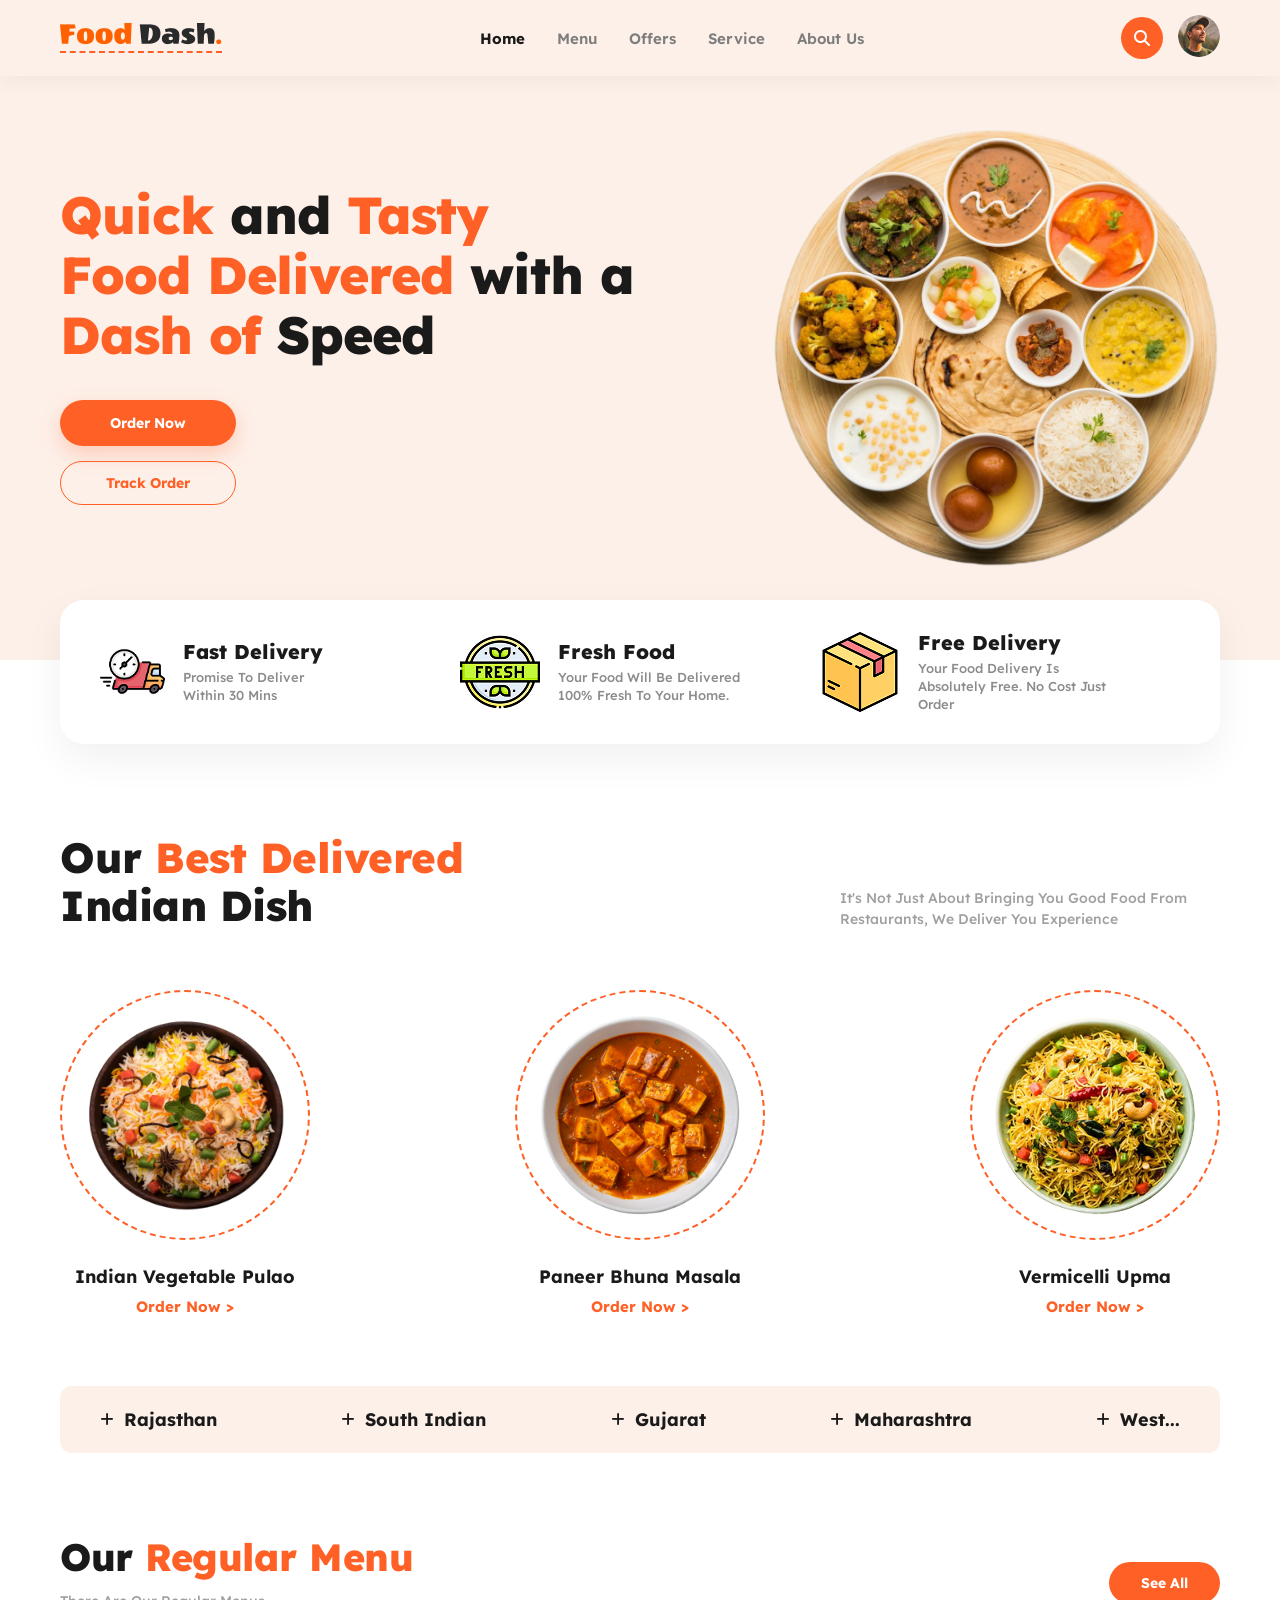
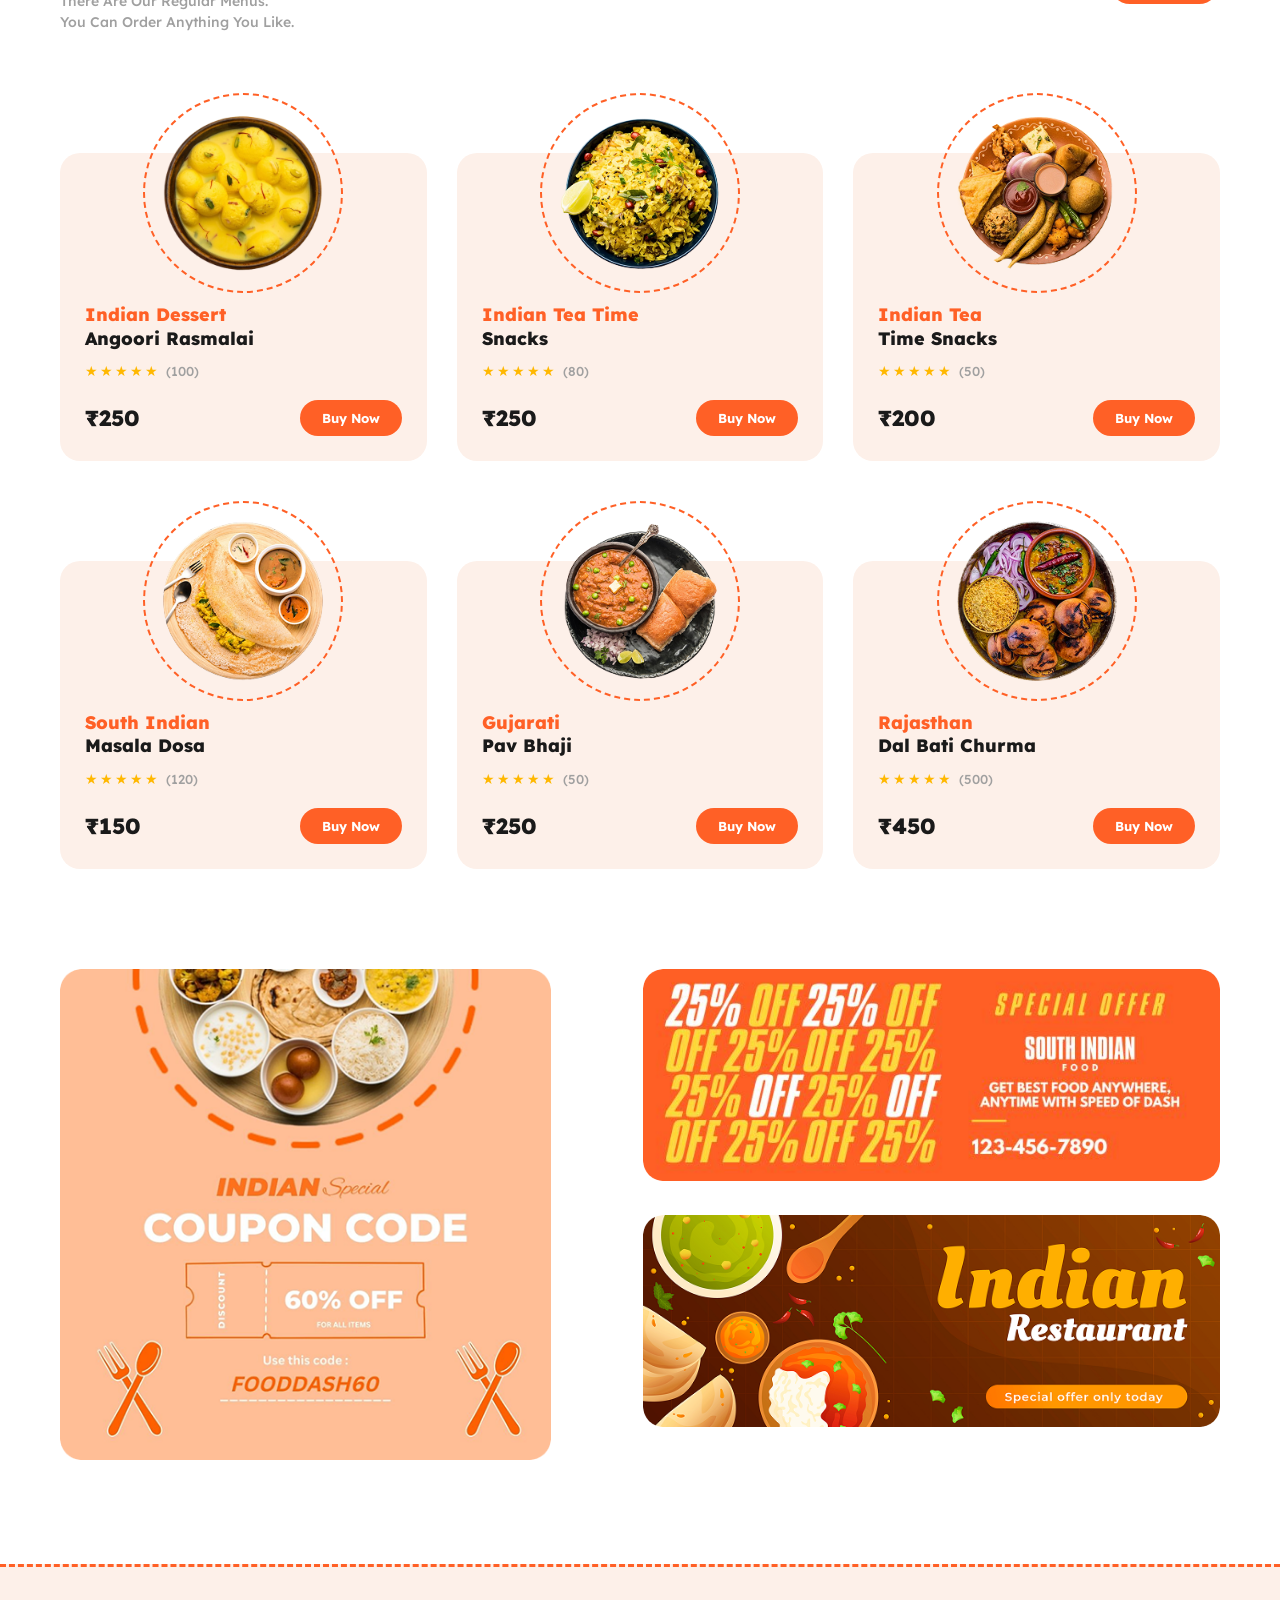
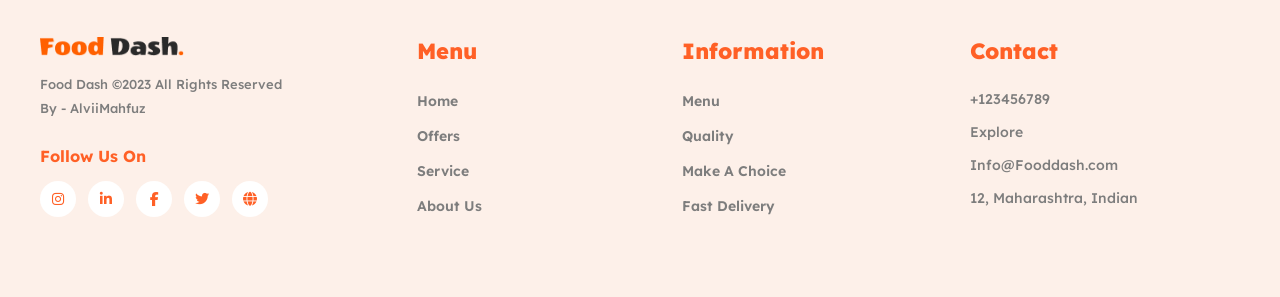
<file: index.html>
<!DOCTYPE html>
<html lang="en">
<head>
    <meta charset="UTF-8">
    <meta name="viewport" content="width=device-width, initial-scale=1.0">
    <title>Food Dash</title>
   <link rel="preconnect" href="https://fonts.googleapis.com">
<link rel="preconnect" href="https://fonts.gstatic.com" crossorigin>
<link href="https://fonts.googleapis.com/css2?family=Lexend:wght@100..900&family=Manrope:wght@200..800&display=swap" rel="stylesheet">

    <link rel="stylesheet" href="https://cdnjs.cloudflare.com/ajax/libs/font-awesome/6.5.1/css/all.min.css">

    <link rel="stylesheet" href="style.css">
</head>
<body>



<!-- Header section -->
    <div class="hero-top-bg">
        <!-- navbar -->
        <header class="header">
            <nav class="navbar">
                <div class="logo">
                    <a href="#"><img src="image/Food Dash..png" alt=""></a>
                    <div class="dashed-line"></div>
                </div>
                
                <ul class="nav-links">
                    <li><a href="#" class="active">Home</a></li>
                    <li><a href="./MenuPage/menu.html">Menu</a></li>
                    <li><a href="#">Offers</a></li>
                    <li><a href="#">Service</a></li>
                    <li><a href="#">About Us</a></li>
                </ul>

                <div class="nav-right">
                    <button class="search-btn"><i class="fa-solid fa-magnifying-glass"></i></button>
                    <div class="user-profile">
                        <img src="image/Ellipse 1.png" alt="User Profile">
                    </div>
                </div>
            </nav>
        </header>

<!-- Hero section -->
        <section class="hero-section">
            <div class="hero-container">
            <!-- Left -->
                <div class="hero-content">
                    <h1>
                        <span class="orange-text">Quick</span> and <span class="orange-text">Tasty</span> <br>
                        <span class="orange-text">Food Delivered</span> with a <br>
                        <span class="orange-text">Dash of</span> Speed
                    </h1>
                    
                    <div class="hero-buttons">
                        <a href="MenuPage/menu.html" class="btn-fill">Order Now</a>
                        <a href="#" class="btn-outline">Track Order</a>
                    </div>
                </div>

        <!-- right side img -->
                <div class="hero-image">
                    <img src="image/hero-image.png">
                </div>
            </div>
        </section>
    </div>





    <!-- hero delivery, dish, option -->
    <main class="main-content">

        <!-- delivery -->
        <div class="features-wrapper">
            <!-- card 1 -->
            <div class="feature-card">
                <img src="delivery/fast-delivery 1.png"  class="f-icon-img">
                <div class="f-text">
                    <h4>Fast Delivery</h4>
                    <p>Promise To Deliver<br>Within 30 Mins</p>
                </div>
            </div>

            <div class="feature-card">
                <img src="delivery/fresh (1) 1.png">
                <div class="f-text">
                    <h4>Fresh Food</h4>
                    <p>Your Food Will Be Delivered<br>100% Fresh To Your Home.</p>
                </div>
            </div>

            <div class="feature-card">
                <img src="delivery/box 1.png">
                <div class="f-text">
                    <h4>Free Delivery</h4>
                    <p>Your Food Delivery Is<br>Absolutely Free. No Cost Just<br>Order</p>
                </div>
            </div>
        </div>


    <!-- Best dish - header-->
        <section class="dish-section">
            <div class="dish-header">
                <div class="dish-title">
                    <h2>Our <span class="orange-text">Best Delivered</span></h2>
                    <h2>Indian Dish</h2>
                </div>
                <p class="dish-subtitle">
                    It's Not Just About Bringing You Good Food From Restaurants, We Deliver You Experience
                </p>
            </div>



    <!-- dish delivery -->
            <div class="dish-cards">
                <!-- Dish 1 -->
                <div class="dish-card">
                    <div class="circle-container">
                        <div class="dashed-ring"></div>
                        <img src="dish/20230716194412_[fpdl 1.png">
                    </div>
                    <h3>Indian Vegetable Pulao</h3>
                    <a href="#" class="order-link">Order Now &gt;</a>
                </div>

                <!-- Dish 2 -->
                <div class="dish-card">
                    <div class="circle-container">
                        <div class="dashed-ring"></div>
                        <img src="dish/vertical-shot-traditional-indian-paneer-butter-masala-cheese-cottage-curry-black-surface.png">
                    </div>
                    <h3>Paneer Bhuna Masala</h3>
                    <a href="#" class="order-link">Order Now &gt;</a>
                </div>

                <!-- Dish 3 -->
                <div class="dish-card">
                    <div class="circle-container">
                        <div class="dashed-ring"></div>
                        <img src="dish/20230717184503_[fpdl 1.png">
                    </div>
                    <h3>Vermicelli Upma</h3>
                    <a href="#" class="order-link">Order Now &gt;</a>
                </div>
            </div>
        </section>


    <!-- Region tabs-->
        <div class="region-bar">
            <div class="region-item"><i class="fa-solid fa-plus"></i> Rajasthan</div>
            <div class="region-item"><i class="fa-solid fa-plus"></i> South Indian</div>
            <div class="region-item"><i class="fa-solid fa-plus"></i> Gujarat</div>
            <div class="region-item"><i class="fa-solid fa-plus"></i> Maharashtra</div>
            <div class="region-item"><i class="fa-solid fa-plus"></i> West...</div>
        </div>

    </main>






    <!--  -->




    <!-- menu section -->
    <section class="menu-section">
        <!-- menu header -->
        <div class="menu-header">
            <div class="menu-title">
                <h2>Our <span class="orange-text">Regular Menu</span></h2>
                <p>There Are Our Regular Menus.<br>You Can Order Anything You Like.</p>
            </div>
            <a href="#" class="btn-see-all">See All</a>
        </div>





<!-- menu grid cards -->
        <div class="menu-grid">
            
            <!-- Card 1 -->
            <div class="menu-card">
                <div class="menu-img-wrapper">
                    <div class="dashed-ring"></div>
                    <img src="menufood/20230721142523_[fpdl 1.png">
                </div>
                <div class="menu-card-body">
                    <h3 class="food-name"><span class="orange-text">Indian Dessert</span><br>Angoori Rasmalai</h3>
                    <div class="rating">
                        <span class="stars">★★★★★</span>
                        <span class="review-count">(100)</span>
                    </div>
                    <div class="card-footer">
                        <span class="price">₹250</span>
                        <a href="#" class="btn-buy">Buy Now</a>
                    </div>
                </div>
            </div>

            <!-- Card 2 -->
            <div class="menu-card">
                <div class="menu-img-wrapper">
                    <div class="dashed-ring"></div>
                    <img src="menufood/20230720134636_[fpdl.png">
                </div>
                <div class="menu-card-body">
                    <h3 class="food-name"><span class="orange-text">Indian Tea Time</span><br>Snacks</h3>
                    <div class="rating">
                        <span class="stars">★★★★★</span>
                        <span class="review-count">(80)</span>
                    </div>
                    <div class="card-footer">
                        <span class="price">₹250</span>
                        <a href="#" class="btn-buy">Buy Now</a>
                    </div>
                </div>
            </div>

            <!-- Card 3 -->
            <div class="menu-card">
                <div class="menu-img-wrapper">
                    <div class="dashed-ring"></div>
                    <img src="menufood/20230720134751_[fpdl.png">
                </div>
                <div class="menu-card-body">
                    <h3 class="food-name"><span class="orange-text">Indian Tea</span><br>Time Snacks</h3>
                    <div class="rating">
                        <span class="stars">★★★★★</span>
                        <span class="review-count">(50)</span>
                    </div>
                    <div class="card-footer">
                        <span class="price">₹200</span>
                        <a href="#" class="btn-buy">Buy Now</a>
                    </div>
                </div>
            </div>

            <!-- Card 4 -->
            <div class="menu-card">
                <div class="menu-img-wrapper">
                    <div class="dashed-ring"></div>
                    <img src="menufood/20230720135940_[fpdl.png">
                </div>
                <div class="menu-card-body">
                    <h3 class="food-name"><span class="orange-text">South Indian</span><br>Masala Dosa</h3>
                    <div class="rating">
                        <span class="stars">★★★★★</span>
                        <span class="review-count">(120)</span>
                    </div>
                    <div class="card-footer">
                        <span class="price">₹150</span>
                        <a href="#" class="btn-buy">Buy Now</a>
                    </div>
                </div>
            </div>

            <!-- Card 5 -->
            <div class="menu-card">
                <div class="menu-img-wrapper">
                    <div class="dashed-ring"></div>
                    <img src="menufood/20230720140127_[fpdl.png">
                </div>
                <div class="menu-card-body">
                    <h3 class="food-name"><span class="orange-text">Gujarati</span><br>Pav Bhaji</h3>
                    <div class="rating">
                        <span class="stars">★★★★★</span>
                        <span class="review-count">(50)</span>
                    </div>
                    <div class="card-footer">
                        <span class="price">₹250</span>
                        <a href="#" class="btn-buy">Buy Now</a>
                    </div>
                </div>
            </div>

            <!-- Card 6 -->
            <div class="menu-card">
                <div class="menu-img-wrapper">
                    <div class="dashed-ring"></div>
                    <img src="menufood/DAL-BAATI-CHURMA.png">
                </div>
                <div class="menu-card-body">
                    <h3 class="food-name"><span class="orange-text">Rajasthan</span><br>Dal Bati Churma</h3>
                    <div class="rating">
                        <span class="stars">★★★★★</span>
                        <span class="review-count">(500)</span>
                    </div>
                    <div class="card-footer">
                        <span class="price">₹450</span>
                        <a href="#" class="btn-buy">Buy Now</a>
                    </div>
                </div>
            </div>

        </div>
    </section>
    <!--menu end -->







<!-- offer start -->
    <section class="image-offers">
        <div class="offers-wrapper">
            
            
            <div class="offer-left">
                <img src="offer/Indian 1.png">
            </div>

            

            <div class="offer-right">
                <div class="offer-top-img">
                    <img src="offer/Hendles 1.png">
                </div>
                <div class="offer-bottom-img">
                    <img src="offer/7296959 1.png">
                </div>
            </div>

        </div>
    </section>
    <!-- Offer end -->





    <!-- Footer  -->
    <footer class="footer-section">
        <div class="footer-container">
            

            <div class="footer-col">
                <img class="footer-logo" src="image/Food Dash..png" alt="">
                <p class="copyright-text">Food Dash ©2023 All Rights Reserved</p>
                <p class="creator-text">By - AlviiMahfuz</p>
                
                <h3 class="social-heading">Follow Us On</h3>
                <div class="social-icons">
                    <a href="#"><i class="fa-brands fa-instagram"></i></a>
                    <a href="#"><i class="fa-brands fa-linkedin-in"></i></a>
                    <a href="#"><i class="fa-brands fa-facebook-f"></i></a>
                    <a href="#"><i class="fa-brands fa-twitter"></i></a>
                    <a href="#"><i class="fa-solid fa-globe"></i></a>
                </div>
            </div>

            

            <div class="footer-col">
                <h3 class="footer-title">Menu</h3>
                <ul class="footer-links">
                    <li><a href="#">Home</a></li>
                    <li><a href="#">Offers</a></li>
                    <li><a href="#">Service</a></li>
                    <li><a href="#">About Us</a></li>
                </ul>
            </div>

            

            <div class="footer-col">
                <h3 class="footer-title">Information</h3>
                <ul class="footer-links">
                    <li><a href="#">Menu</a></li>
                    <li><a href="#">Quality</a></li>
                    <li><a href="#">Make A Choice</a></li>
                    <li><a href="#">Fast Delivery</a></li>
                </ul>
            </div>

            

            <div class="footer-col">
                <h3 class="footer-title">Contact</h3>
                <ul class="footer-contact-info">
                    <li>+123456789</li>
                    <li>Explore</li>
                    <li>Info@Fooddash.com</li>
                    <li>12, Maharashtra, Indian</li>
                </ul>
            </div>

        </div>
    </footer>
    <!-- Footer Section End -->

</body>
</html>
</file>
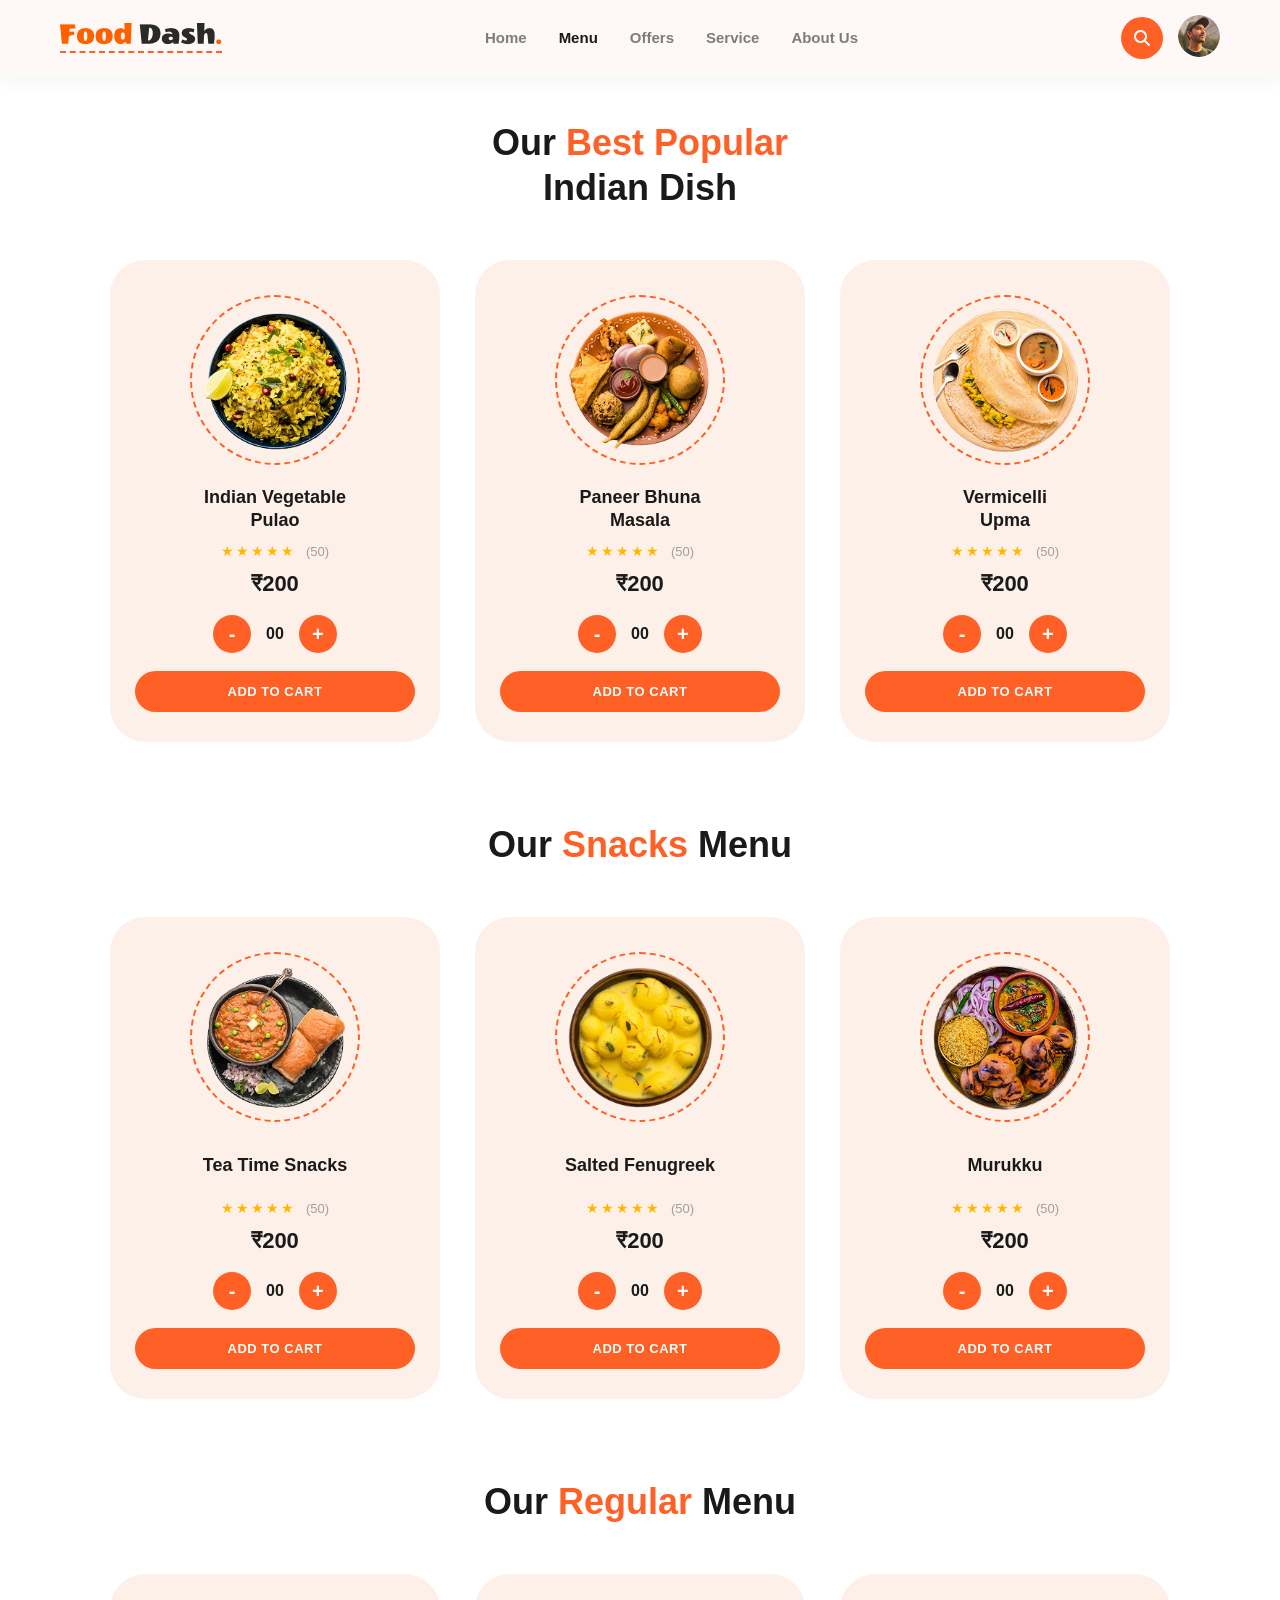
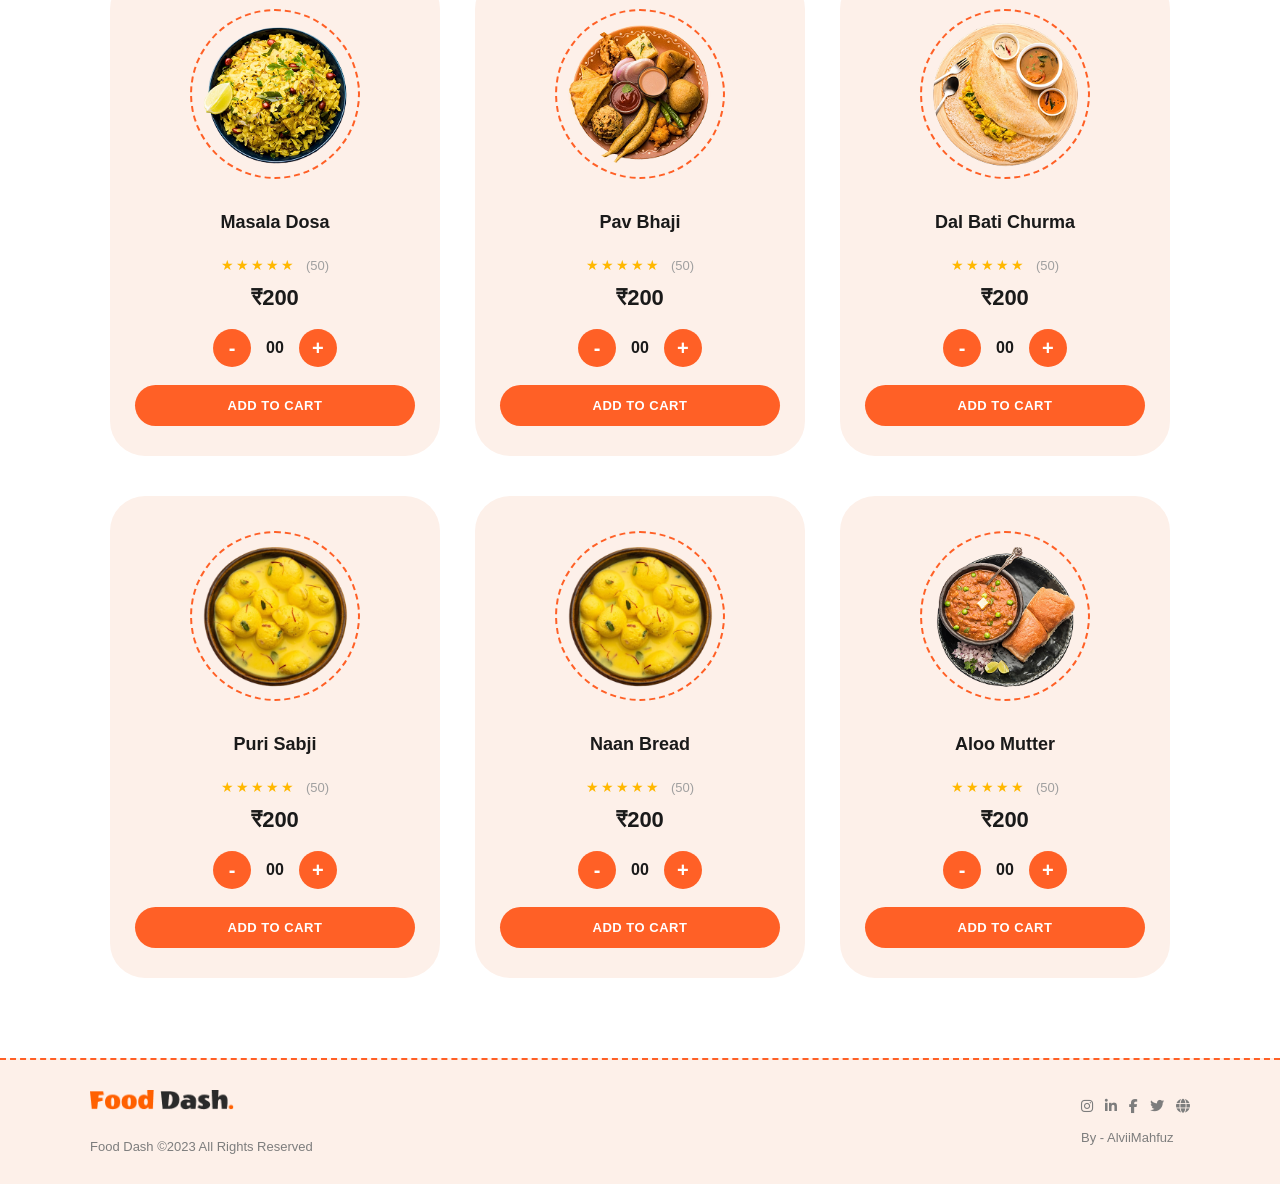
<file: MenuPage/menu.html>
<!DOCTYPE html>
<html lang="bn">
<head>
    <meta charset="UTF-8">
    <meta name="viewport" content="width=device-width, initial-scale=1.0">
    <title>Food Dash - Menu</title>
    <link rel="preconnect" href="https://fonts.googleapis.com">
    <link rel="preconnect" href="https://fonts.gstatic.com" crossorigin>
    <link href="https://fonts.googleapis.com/css2?family=Plus+Jakarta+Sans:wght@400;500;600;700;800&display=swap" rel="stylesheet">
    <link rel="stylesheet" href="https://cdnjs.cloudflare.com/ajax/libs/font-awesome/6.5.1/css/all.min.css">
    <!-- Custom CSS -->
    <link rel="stylesheet" href="menu.css">
    <link rel="stylesheet" href="../style.css">
</head>
<body>

    <!-- Header -->
    <header class="header">
        <nav class="navbar">
            <div class="logo">
                <a href="../index.html"><img src="../image/Food Dash..png" alt=""></a>
                <div class="dashed-line"></div>
            </div>
            
            <ul class="nav-links">
                <li><a href="../index.html">Home</a></li>
                <li><a href="menu.html" class="active">Menu</a></li>
                <li><a href="#">Offers</a></li>
                <li><a href="#">Service</a></li>
                <li><a href="#">About Us</a></li>
            </ul>

            <div class="nav-right">
                <button class="search-btn"><i class="fa-solid fa-magnifying-glass"></i></button>
                <div class="user-profile">
                    <img src="../image/Ellipse 1.png">
                </div>
            </div>
        </nav>
    </header>

    <main class="menu-main-content">
        
        <!--Our Best Popular Dish -->
        <section class="menu-category-section">
            <h2 class="section-title">Our <span class="orange-text">Best Popular</span><br>Indian Dish</h2>
            
            <div class="menu-cards-grid">
                <!-- Card 1 -->
                <div class="menu-card-item">
                    <div class="dish-img-container">
                        <div class="dashed-ring"></div>
                        <img src="../menufood/20230720134636_[fpdl.png">
                    </div>
                    <h3>Indian Vegetable<br>Pulao</h3>
                    <div class="stars-rating">
                        ★★★★★ <span>(50)</span>
                    </div>
                    <div class="price">₹200</div>
                    <div class="counter-control">
                        <button class="cnt-btn">-</button>
                        <span class="cnt-value">00</span>
                        <button class="cnt-btn">+</button>
                    </div>
                    <button class="add-to-cart-btn">ADD TO CART</button>
                </div>

                <!-- Card 2 -->
                <div class="menu-card-item">
                    <div class="dish-img-container">
                        <div class="dashed-ring"></div>
                        <img src="../menufood/20230720134751_[fpdl.png">
                    </div>
                    <h3>Paneer Bhuna<br>Masala</h3>
                    <div class="stars-rating">
                        ★★★★★ <span>(50)</span>
                    </div>
                    <div class="price">₹200</div>
                    <div class="counter-control">
                        <button class="cnt-btn">-</button>
                        <span class="cnt-value">00</span>
                        <button class="cnt-btn">+</button>
                    </div>
                    <button class="add-to-cart-btn">ADD TO CART</button>
                </div>

                <!-- Card 3 -->
                <div class="menu-card-item">
                    <div class="dish-img-container">
                        <div class="dashed-ring"></div>
                        <img src="../menufood/20230720135940_[fpdl.png">
                    </div>
                    <h3>Vermicelli<br>Upma</h3>
                    <div class="stars-rating">
                        ★★★★★ <span>(50)</span>
                    </div>
                    <div class="price">₹200</div>
                    <div class="counter-control">
                        <button class="cnt-btn">-</button>
                        <span class="cnt-value">00</span>
                        <button class="cnt-btn">+</button>
                    </div>
                    <button class="add-to-cart-btn">ADD TO CART</button>
                </div>
            </div>
        </section>

        <!--Our Snacks Menu -->
        <section class="menu-category-section">
            <h2 class="section-title">Our <span class="orange-text">Snacks</span> Menu</h2>
            
            <div class="menu-cards-grid">
                <!-- Card 1 -->
                <div class="menu-card-item">
                    <div class="dish-img-container">
                        <div class="dashed-ring"></div>
                        <img src="../menufood/20230720140127_[fpdl.png">
                    </div>
                    <h3>Tea Time Snacks</h3>
                    <div class="stars-rating">
                        ★★★★★ <span>(50)</span>
                    </div>
                    <div class="price">₹200</div>
                    <div class="counter-control">
                        <button class="cnt-btn">-</button>
                        <span class="cnt-value">00</span>
                        <button class="cnt-btn">+</button>
                    </div>
                    <button class="add-to-cart-btn">ADD TO CART</button>
                </div>

                <!-- Card 2 -->
                <div class="menu-card-item">
                    <div class="dish-img-container">
                        <div class="dashed-ring"></div>
                        <img src="../menufood/20230721142523_[fpdl 1.png">
                    </div>
                    <h3>Salted Fenugreek</h3>
                    <div class="stars-rating">
                        ★★★★★ <span>(50)</span>
                    </div>
                    <div class="price">₹200</div>
                    <div class="counter-control">
                        <button class="cnt-btn">-</button>
                        <span class="cnt-value">00</span>
                        <button class="cnt-btn">+</button>
                    </div>
                    <button class="add-to-cart-btn">ADD TO CART</button>
                </div>

                <!-- Card 3 -->
                <div class="menu-card-item">
                    <div class="dish-img-container">
                        <div class="dashed-ring"></div>
                        <img src="../menufood/DAL-BAATI-CHURMA.png">
                    </div>
                    <h3>Murukku</h3>
                    <div class="stars-rating">
                        ★★★★★ <span>(50)</span>
                    </div>
                    <div class="price">₹200</div>
                    <div class="counter-control">
                        <button class="cnt-btn">-</button>
                        <span class="cnt-value">00</span>
                        <button class="cnt-btn">+</button>
                    </div>
                    <button class="add-to-cart-btn">ADD TO CART</button>
                </div>
            </div>
        </section>

        <!-- Our Regular Menu -->
        <section class="menu-category-section">
            <h2 class="section-title">Our <span class="orange-text">Regular</span> Menu</h2>
            
            <div class="menu-cards-grid">
                <!-- Card 1 -->
                <div class="menu-card-item">
                    <div class="dish-img-container">
                        <div class="dashed-ring"></div>
                        <img src="../menufood/20230720134636_[fpdl.png">
                    </div>
                    <h3>Masala Dosa</h3>
                    <div class="stars-rating">
                        ★★★★★ <span>(50)</span>
                    </div>
                    <div class="price">₹200</div>
                    <div class="counter-control">
                        <button class="cnt-btn">-</button>
                        <span class="cnt-value">00</span>
                        <button class="cnt-btn">+</button>
                    </div>
                    <button class="add-to-cart-btn">ADD TO CART</button>
                </div>

                <!-- Card 2 -->
                <div class="menu-card-item">
                    <div class="dish-img-container">
                        <div class="dashed-ring"></div>
                        <img src="../menufood/20230720134751_[fpdl.png">
                    </div>
                    <h3>Pav Bhaji</h3>
                    <div class="stars-rating">
                        ★★★★★ <span>(50)</span>
                    </div>
                    <div class="price">₹200</div>
                    <div class="counter-control">
                        <button class="cnt-btn">-</button>
                        <span class="cnt-value">00</span>
                        <button class="cnt-btn">+</button>
                    </div>
                    <button class="add-to-cart-btn">ADD TO CART</button>
                </div>

                <!-- Card 3 -->
                <div class="menu-card-item">
                    <div class="dish-img-container">
                        <div class="dashed-ring"></div>
                        <img src="../menufood/20230720135940_[fpdl.png">
                    </div>
                    <h3>Dal Bati Churma</h3>
                    <div class="stars-rating">
                        ★★★★★ <span>(50)</span>
                    </div>
                    <div class="price">₹200</div>
                    <div class="counter-control">
                        <button class="cnt-btn">-</button>
                        <span class="cnt-value">00</span>
                        <button class="cnt-btn">+</button>
                    </div>
                    <button class="add-to-cart-btn">ADD TO CART</button>
                </div>

                <!-- Card 4 -->
                <div class="menu-card-item">
                    <div class="dish-img-container">
                        <div class="dashed-ring"></div>
                        <img src="../menufood/20230721142523_[fpdl 1.png">
                    </div>
                    <h3>Puri Sabji</h3>
                    <div class="stars-rating">
                        ★★★★★ <span>(50)</span>
                    </div>
                    <div class="price">₹200</div>
                    <div class="counter-control">
                        <button class="cnt-btn">-</button>
                        <span class="cnt-value">00</span>
                        <button class="cnt-btn">+</button>
                    </div>
                    <button class="add-to-cart-btn">ADD TO CART</button>
                </div>

                <!-- Card 5 -->
                <div class="menu-card-item">
                    <div class="dish-img-container">
                        <div class="dashed-ring"></div>
                        <img src="../menufood/20230721142523_[fpdl 1.png">
                    </div>
                    <h3>Naan Bread</h3>
                    <div class="stars-rating">
                        ★★★★★ <span>(50)</span>
                    </div>
                    <div class="price">₹200</div>
                    <div class="counter-control">
                        <button class="cnt-btn">-</button>
                        <span class="cnt-value">00</span>
                        <button class="cnt-btn">+</button>
                    </div>
                    <button class="add-to-cart-btn">ADD TO CART</button>
                </div>

    <!-- Card 6 -->
                <div class="menu-card-item">
                    <div class="dish-img-container">
                        <div class="dashed-ring"></div>
                        <img src="../menufood/20230720140127_[fpdl.png">
                    </div>
                    <h3>Aloo Mutter</h3>
                    <div class="stars-rating">
                        ★★★★★ <span>(50)</span>
                    </div>
                    <div class="price">₹200</div>
                    <div class="counter-control">
                        <button class="cnt-btn">-</button>
                        <span class="cnt-value">00</span>
                        <button class="cnt-btn">+</button>
                    </div>
                    <button class="add-to-cart-btn">ADD TO CART</button>
                </div>
            </div>
        </section>

    </main>

    <!-- Footer Section -->
    <footer class="menu-footer">
        <div class="menu-footer-container">
            <div class="footer-left">
                <img class="footer-logo" src="../image/Food Dash..png" alt="">
                <p>Food Dash ©2023 All Rights Reserved</p>
            </div>
            <div class="footer-right">
                <div class="footer-socials">
                    <a href="#"><i class="fa-brands fa-instagram"></i></a>
                    <a href="#"><i class="fa-brands fa-linkedin-in"></i></a>
                    <a href="#"><i class="fa-brands fa-facebook-f"></i></a>
                    <a href="#"><i class="fa-brands fa-twitter"></i></a>
                    <a href="#"><i class="fa-solid fa-globe"></i></a>
                </div>
                <p>By - AlviiMahfuz</p>
            </div>
        </div>
    </footer>

</body>
</html>
</file>
<file: style.css>
* {
    margin: 0;
    padding: 0;
    box-sizing: border-box;
    font-family: "Lexend", sans-serif;
}

body {
    background-color: #ffffff;
    color: #1a1a1a;
    overflow-x: hidden;
}








/* hero start */
.hero-top-bg {
    background-color: #fdf0e9;
    padding-bottom: 90px;
    padding-top: 80px;
}

/* navbar start */
.header {
    position: fixed;   
    top: 0;
    left: 0;
    width: 100%;
    background-color: rgba(253, 240, 233, 0.4); 
    backdrop-filter: blur(10px);
    -webkit-backdrop-filter: blur(10px);
    z-index: 1000;     
    box-shadow: 0 4px 20px rgba(0, 0, 0, 0.05);
    padding: 15px 0;
}


.navbar {
    max-width: 1200px;
    margin: 0 auto;
    padding: 0 20px;
    display: flex;
    justify-content: space-between;
    align-items: center;
    width: 100%;
}

/* Logo */
.logo {
    position: relative;
}


.logo .dashed-line {
    width: 100%;
    height: 2px;
    border-bottom: 2px dashed #ff6026;
    margin-top: 2px;
}

.nav-links {
    display: flex;
    list-style: none;
    gap: 32px;
}

.nav-links a {
    text-decoration: none;
    color: #7d7d7d;
    font-size: 15px;
    font-weight: 600;
    transition: color 0.3s ;
}

.nav-links a.active,
.nav-links a:hover {
    color: #1a1a1a;
    font-weight: 700;
}

.nav-right {
    display: flex;
    align-items: center;
    justify-content: center;
    gap: 15px;
}

.search-btn {
    width: 42px;
    height: 42px;
    background-color: #ff6026;
    color: #ffffff;
    border: none;
    border-radius: 50%;
    cursor: pointer;
    display: flex;
    align-items: center;
    justify-content: center;
    font-size: 16px;
}

.user-profile img {
    width: 42px;
    height: 42px;
    border-radius: 50%;
    object-fit: cover;
}

/* nav end */









/* hero section start */
.hero-section {
    max-width: 1200px;
    margin: 40px auto 0;
    padding: 0 20px;
}

.hero-container {
    display: flex;
    align-items: center;
    justify-content: space-between;
}


/* left */
.hero-content {
    
}

.hero-content h1 {
    font-size: 52px;
    font-weight: 800;
    line-height: 1.15;
    color: #1a1a1a;
    margin-bottom: 35px;
    letter-spacing: -1px;
}
.orange-text {
    color: #ff6026;
}

.hero-buttons {
    display: flex;
    flex-direction: column;
    align-items: flex-start;
    gap: 15px;
}

.btn-fill {
    background-color: #ff6026;
    color: #ffffff;
    padding: 14px 50px;
    border-radius: 25px;
    text-decoration: none;
    font-weight: 700;
    font-size: 14px;
    box-shadow: 0 8px 20px rgba(255, 96, 38, 0.25);
}

.btn-outline {
    background-color: transparent;
    color: #ff6026;
    border: 1.5px solid #ff6026;
    padding: 12px 45px;
    border-radius: 25px;
    text-decoration: none;
    font-weight: 700;
    font-size: 14px;
}


/* hero right */
.hero-image {
    display: flex;
    justify-content: flex-end;
}

.hero-image img {
    max-width: 450px;
    width: 100%;
    height: auto;
}





/* main delivery, dish, option*/
.main-content {
    max-width: 1200px;
    margin: 0 auto;
    padding: 0 20px;
}


/* delivery, fresh food */
.features-wrapper {
    background: #ffffff;
    border-radius: 24px;
    padding: 30px 40px;
    display: flex;
    justify-content: space-between;
    align-items: center;
    box-shadow: 0 15px 40px rgba(0, 0, 0, 0.06);
    margin-top: -60px;
    z-index: 10;
}

.feature-card {
    display: flex;
    align-items: center;
    gap: 18px;
    flex: 1;
}

.f-icon-img {
    width: 65px;
    height: 65px;
}

.f-text h4 {
    font-size: 20px;
    font-weight: 800;
    color: #1a1a1a;
    margin-bottom: 4px;
}

.f-text p {
    font-size: 13px;
    color: #8c8c8c;
    line-height: 1.4;
    font-weight: 500;
}





/* dish section */
.dish-section {
    margin: 90px 0 70px;
}

.dish-header {
    display: flex;
    justify-content: space-between;
    align-items: flex-end;
    margin-bottom: 60px;


    .dish-title h2 {
    font-size: 42px;
    font-weight: 800;
    color: #1a1a1a;
    line-height: 1.15;
    letter-spacing: -0.5px;
    }

    
  .dish-subtitle {
    max-width: 380px;
    font-size: 14px;
    color: #a0a0a0;
    line-height: 1.5;
    font-weight: 500;
   }

}




/* Dish */
.dish-cards {
    display: flex;
    justify-content: space-between;
    gap: 30px;
}

.dish-card {
    text-align: center;
}

.circle-container {
    position: relative;
    width: 250px;
    height: 250px;
    margin: 0 auto 25px;
    display: flex;
    align-items: center;
    justify-content: center;
    /* border: 2px dashed #ff6026;
    border-radius: 50%; */
}

.dashed-ring {
    position: absolute;
    width: 100%;
    height: 100%;
    border: 2px dashed #ff6026;
    border-radius: 50%;
}

.circle-container img {
    width: 200px;
    height: 200px;
    border-radius: 50%;
    object-fit: cover;
    position: relative;
    z-index: 2;
}

.dish-card h3 {
    font-size: 18px;
    font-weight: 700;
    color: #1a1a1a;
    margin-bottom: 8px;
}

.order-link {
    font-size: 15px;
    font-weight: 700;
    color: #ff6026;
    text-decoration: none;
}

.order-link:hover {
    text-decoration: underline;
}




/* region tabs */
.region-bar {
    display: flex;
    justify-content: space-between;
    align-items: center;
    background-color: #fdf0e9;
    padding: 22px 40px;
    border-radius: 12px;
    margin-bottom: 50px;
}

.region-item {
    display: flex;
    align-items: center;
    gap: 10px;
    font-size: 18px;
    font-weight: 700;
    color: #1a1a1a;
    cursor: pointer;
}

.region-item i {
    font-size: 15px;
    color: #1a1a1a;
}

.region-item:hover {
    color: #ff6026;
}
.region-item:hover i {
    color: #ff6026;
}




/*  */







/* menu section */

.menu-section {
    max-width: 1200px;
    margin: 80px auto 100px;
    padding: 0 20px;
}

/* menu header */
.menu-header {
    display: flex;
    justify-content: space-between;
    align-items: center;
    margin-bottom: 60px;
}

.menu-title h2 {
    font-size: 38px;
    font-weight: 800;
    color: #1a1a1a;
    margin-bottom: 10px;
    letter-spacing: -0.5px;
}

.menu-title p {
    font-size: 14px;
    color: #a0a0a0;
    line-height: 1.5;
    font-weight: 500;
}

.btn-see-all {
    background-color: #ff6026;
    color: #ffffff;
    padding: 12px 32px;
    border-radius: 25px;
    text-decoration: none;
    font-weight: 700;
    font-size: 14px;
}




/* menu grid */
.menu-grid {
    display: grid;
    grid-template-columns: repeat(3, 1fr);
    gap: 40px 30px;
}

.menu-card {
    position: relative;
    padding-top: 60px;
}


.menu-img-wrapper {
    position: absolute;
    top: 0;
    left: 50%;
    transform: translateX(-50%);
    width: 200px;
    height: 200px;
    display: flex;
    align-items: center;
    justify-content: center;
    z-index: 2;
}

.menu-img-wrapper .dashed-ring {
    position: absolute;
    width: 100%;
    height: 100%;
    border: 2px dashed #ff6026;
    border-radius: 50%;
}

.menu-img-wrapper img {
    width: 160px;
    height: 160px;
    border-radius: 50%;
    object-fit: cover;
}

.menu-card-body {
    background-color: #fdf0e9; 
    border-radius: 20px;
    padding: 150px 25px 25px; 
    text-align: left;
}

.food-name {
    font-size: 18px;
    font-weight: 800;
    color: #1a1a1a;
    line-height: 1.3;
    margin-bottom: 12px;
}

.rating {
    display: flex;
    align-items: center;
    gap: 6px;
    margin-bottom: 20px;
}

.stars {
    color: #ffb800;
    font-size: 14px;
    letter-spacing: 2px;
}

.review-count {
    font-size: 13px;
    color: #a0a0a0;
    font-weight: 500;
}

/* menu price */
.card-footer {
    display: flex;
    justify-content: space-between;
    align-items: center;
}

.price {
    font-size: 22px;
    font-weight: 800;
    color: #1a1a1a;
}

.btn-buy {
    background-color: #ff6026;
    color: #ffffff;
    padding: 10px 22px;
    border-radius: 20px;
    text-decoration: none;
    font-weight: 700;
    font-size: 13px;
}









/* offers */


.image-offers {
    max-width: 1200px;
    margin: 60px auto;
    padding: 0 20px;
}

.offers-wrapper {
    display: grid;
    grid-template-columns: 1fr 1fr;
    gap: 5px;
}

.offer-left img {
    width: 85%;
    height: auto;
    object-fit: cover;
    border-radius: 20px;
}

.offer-right {
    display: flex;
    flex-direction: column;
    gap: 30px;
}

.offer-right img {
    width: 100%;
    height: auto;
    object-fit: cover;
    border-radius: 20px;
}





/* footer */

.footer-section {
    background-color: #fdf0e9;
    padding: 70px 20px 80px;
    margin-top: 100px;
    border-top: 3px dashed #ff6026;
}

.footer-container {
    max-width: 1200px;
    margin: 0 auto;
    display: grid;
    grid-template-columns:1.5fr 1fr 1.1fr 1.2fr;
    gap: 40px;
}


.footer-col {
    display: flex;
    flex-direction: column;
}


.footer-logo {
    max-width: 9rem;
    margin-bottom: 20px;
}



.copyright-text,
.creator-text {
    font-size: 13px;
    color: #7d7d7d;
    margin-bottom: 8px;
    font-weight: 500;
}

.creator-text {
    margin-bottom: 30px;
}

.social-heading {
    font-size: 16px;
    font-weight: 700;
    color: #ff6026;
    margin-bottom: 15px;
}

.social-icons {
    display: flex;
    gap: 12px;
}

.social-icons a {
    width: 36px;
    height: 36px;
    background-color: #ffffff;
    color: #ff6026;
    border-radius: 50%;
    display: flex;
    align-items: center;
    justify-content: center;
    text-decoration: none;
    font-size: 14px;
}


.footer-title {
    font-size: 22px;
    font-weight: 800;
    color: #ff6026;
    margin-bottom: 25px;
}

.footer-links {
    list-style: none;
    display: flex;
    flex-direction: column;
    gap: 15px;
}

.footer-links a {
    text-decoration: none;
    color: #7d7d7d;
    font-size: 14px;
    font-weight: 600;

}


.footer-contact-info {
    list-style: none;
    display: flex;
    flex-direction: column;
    gap: 15px;
    color: #7d7d7d;
    font-size: 14px;
    font-weight: 500;
}









/*  */

/* responsive - pixel-7 phone */

@media screen and (max-width: 480px) {

    
    body {
        overflow-x: hidden;
    }


    .header {
        padding: 20px 15px 5px;
    }


    .nav-links {
        display: none;
    }

    
    .hero-container {
        flex-direction: column-reverse;
        gap: 15px;
    }

    .hero-content {
        text-align: center;
    }

    .hero-content h1 {
        font-size: 32px;
        margin-bottom: 25px;
    }

    .hero-buttons {
        align-items: center;
        width: 100%;
    }


    .hero-image {
        justify-content: center;
    }

    .hero-image img {
        max-width: 280px;
        z-index: 10;
    }


    .features-wrapper {
        flex-direction: column;
        gap: 20px;
        padding: 20px 15px;
        margin-top: 25px;
        margin-left: 15px;
        margin-right: 15px;
    }

    .feature-card {
        width: 100%;
    }

    .dish-section {
        margin: 45px 15px 35px;
    }

    .dish-header {
        flex-direction: column;
        align-items: flex-start;
        gap: 10px;
        margin-bottom: 30px;
    }

    .dish-header .dish-title h2 {
        font-size: 28px;
    }

    .dish-header .dish-subtitle {
        max-width: 100%;
        font-size: 13px;
    }

    .dish-cards {
        flex-direction: column;
        gap: 35px;
    }

    .region-bar .region-item:nth-child( 4) {
        display: none;
    }
     .region-bar .region-item:nth-child( 3) {
        display: none;
    }

    .region-bar {
        flex-direction: column;
        gap: 12px;
        padding: 18px 20px;
        align-items: flex-start;
        margin: 0 15px 40px;
    }

    
    .menu-section {
        margin: 40px 15px;
    }

    .menu-header {
        flex-direction: column;
        align-items: flex-start;
        gap: 12px;
        margin-bottom: 35px;
    }

    .menu-title h2 {
        font-size: 28px;
    }

    .menu-grid {
        grid-template-columns: 1fr;
        gap: 20px 0;
    }

    .image-offers {
        margin: 35px 15px;
    }

    .offers-wrapper {
        grid-template-columns: 1fr;
        gap: 10px;
    }

    .offer-left img {
        width: 100%;
    }


    .footer-section {
        margin-top: 50px;
        padding: 35px 20px;
    }

    .footer-container {
        grid-template-columns: 1fr;
        gap: 30px;
        text-align: center;
    }

    .footer-col {
        align-items: center;
    }

    .social-icons {
        justify-content: center;
    }



    .footer-col:nth-child(3){
        display: none;
    }






}
</file>
<file: MenuPage/menu.css>
.menu-main-content {
    max-width: 1100px;
    margin: 120px auto 60px;
    padding: 0 20px;
}

.menu-category-section {
    margin-bottom: 80px;
}

.section-title {
    text-align: center;
    font-size: 36px;
    font-weight: 800;
    color: #1a1a1a;
    margin-bottom: 50px;
    line-height: 1.25;
}




/* grid */
.menu-cards-grid {
    display: grid;
    grid-template-columns: repeat(3, 1fr);
    gap: 40px 35px;
}

/* card */
.menu-card-item {
    background-color: #fdf0e9;
    border-radius: 35px;
    padding: 35px 25px 30px;
    text-align: center;
    display: flex;
    flex-direction: column;
    align-items: center;
    position: relative;
}

.dish-img-container {
    position: relative;
    width: 170px;
    height: 170px;
    margin-bottom: 20px;
    display: flex;
    align-items: center;
    justify-content: center;
}

.dish-img-container .dashed-ring {
    position: absolute;
    width: 100%;
    height: 100%;
    border: 2px dashed #ff6026;
    border-radius: 50%;
}

.dish-img-container img {
    width: 145px;
    height: 145px;
    border-radius: 50%;
    object-fit: cover;
    z-index: 2;
}

/* card title */
.menu-card-item h3 {
    font-size: 18px;
    font-weight: 800;
    color: #1a1a1a;
    line-height: 1.3;
    margin-bottom: 10px;
    min-height: 48px; /* Alignment fix */
    display: flex;
    align-items: center;
}

.stars-rating {
    color: #ffb800;
    font-size: 14px;
    letter-spacing: 2px;
    margin-bottom: 12px;
}

.stars-rating span {
    color: #a0a0a0;
    font-size: 13px;
    letter-spacing: 0;
    font-weight: 500;
    margin-left: 4px;
}

.price {
    font-size: 24px;
    font-weight: 800;
    color: #1a1a1a;
    margin-bottom: 18px;
}

/* counter */
.counter-control {
    display: flex;
    align-items: center;
    justify-content: space-between;
    gap: 15px;
    margin-bottom: 18px;
}

.cnt-btn {
    width: 38px;
    height: 38px;
    background-color: #ff6026;
    color: #ffffff;
    border: none;
    border-radius: 50%;
    font-size: 20px;
    font-weight: 700;
    cursor: pointer;
    display: flex;
    align-items: center;
    justify-content: center;
}

.cnt-value {
    font-size: 16px;
    font-weight: 800;
    color: #1a1a1a;
}

.add-to-cart-btn {
    width: 100%;
    background-color: #ff6026;
    color: #ffffff;
    border: none;
    padding: 13px;
    border-radius: 25px;
    font-size: 13px;
    font-weight: 800;
    letter-spacing: 0.5px;
    cursor: pointer;
}


.menu-footer {
    background-color: #fdf0e9;
    padding: 30px 20px;
    border-top: 2px dashed #ff6026;
}

.menu-footer-container {
    max-width: 1100px;
    margin: 0 auto;
    display: flex;
    justify-content: space-between;
    align-items: center;
}

.footer-left p, .footer-right p {
    font-size: 13px;
    color: #7d7d7d;
    margin-top: 5px;
    font-weight: 500;
}

.footer-socials {
    display: flex;
    gap: 12px;
    justify-content: flex-end;
}

.footer-socials a {
    color: #7d7d7d;
    font-size: 14px;

    padding-bottom: 0.7rem;
}



@media screen and (max-width: 480px) {
    .menu-main-content {
        margin-top: 90px;
    }

    .section-title {
        font-size: 26px;
        margin-bottom: 35px;
    }

    .menu-cards-grid {
        grid-template-columns: 1fr; 
        gap: 30px;
    }

    .menu-footer-container {
        flex-direction: column;
        gap: 20px;
        text-align: center;
    }

    .footer-socials {
        justify-content: center;
    }
}
</file>
